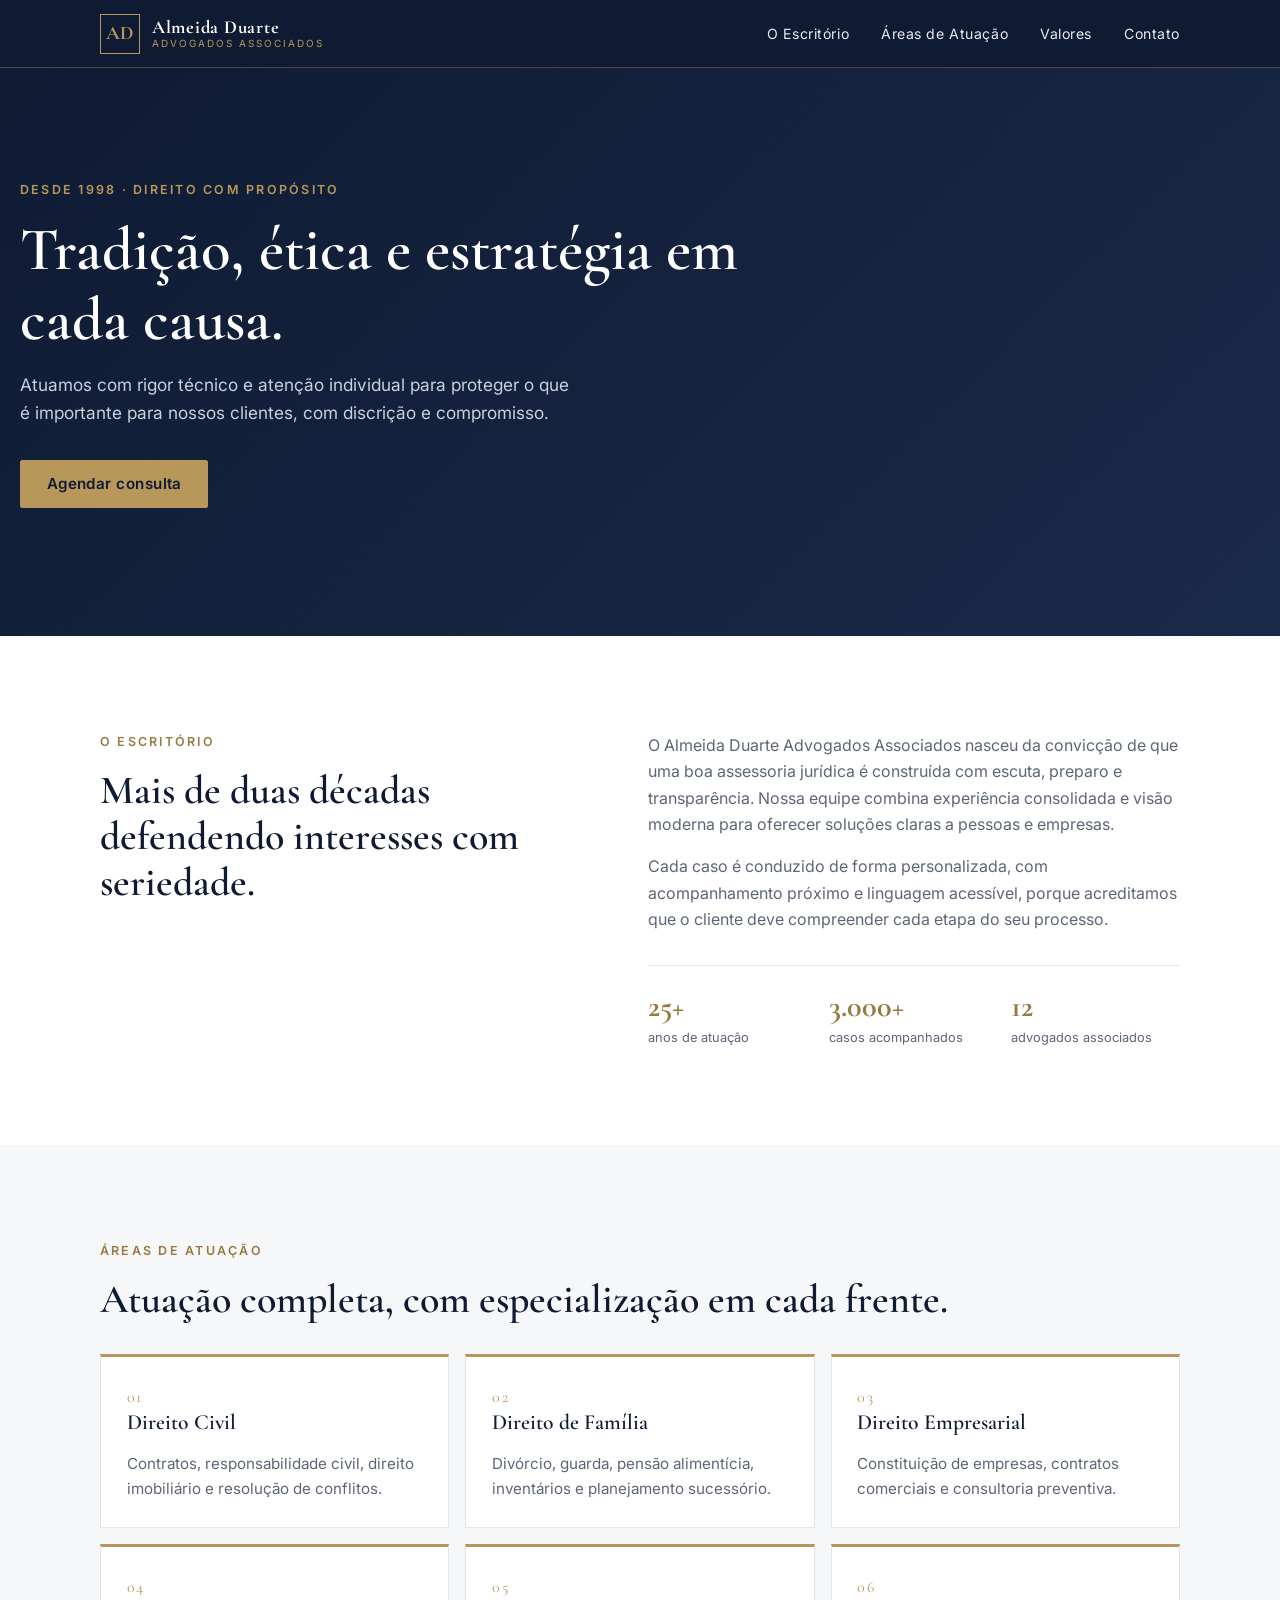
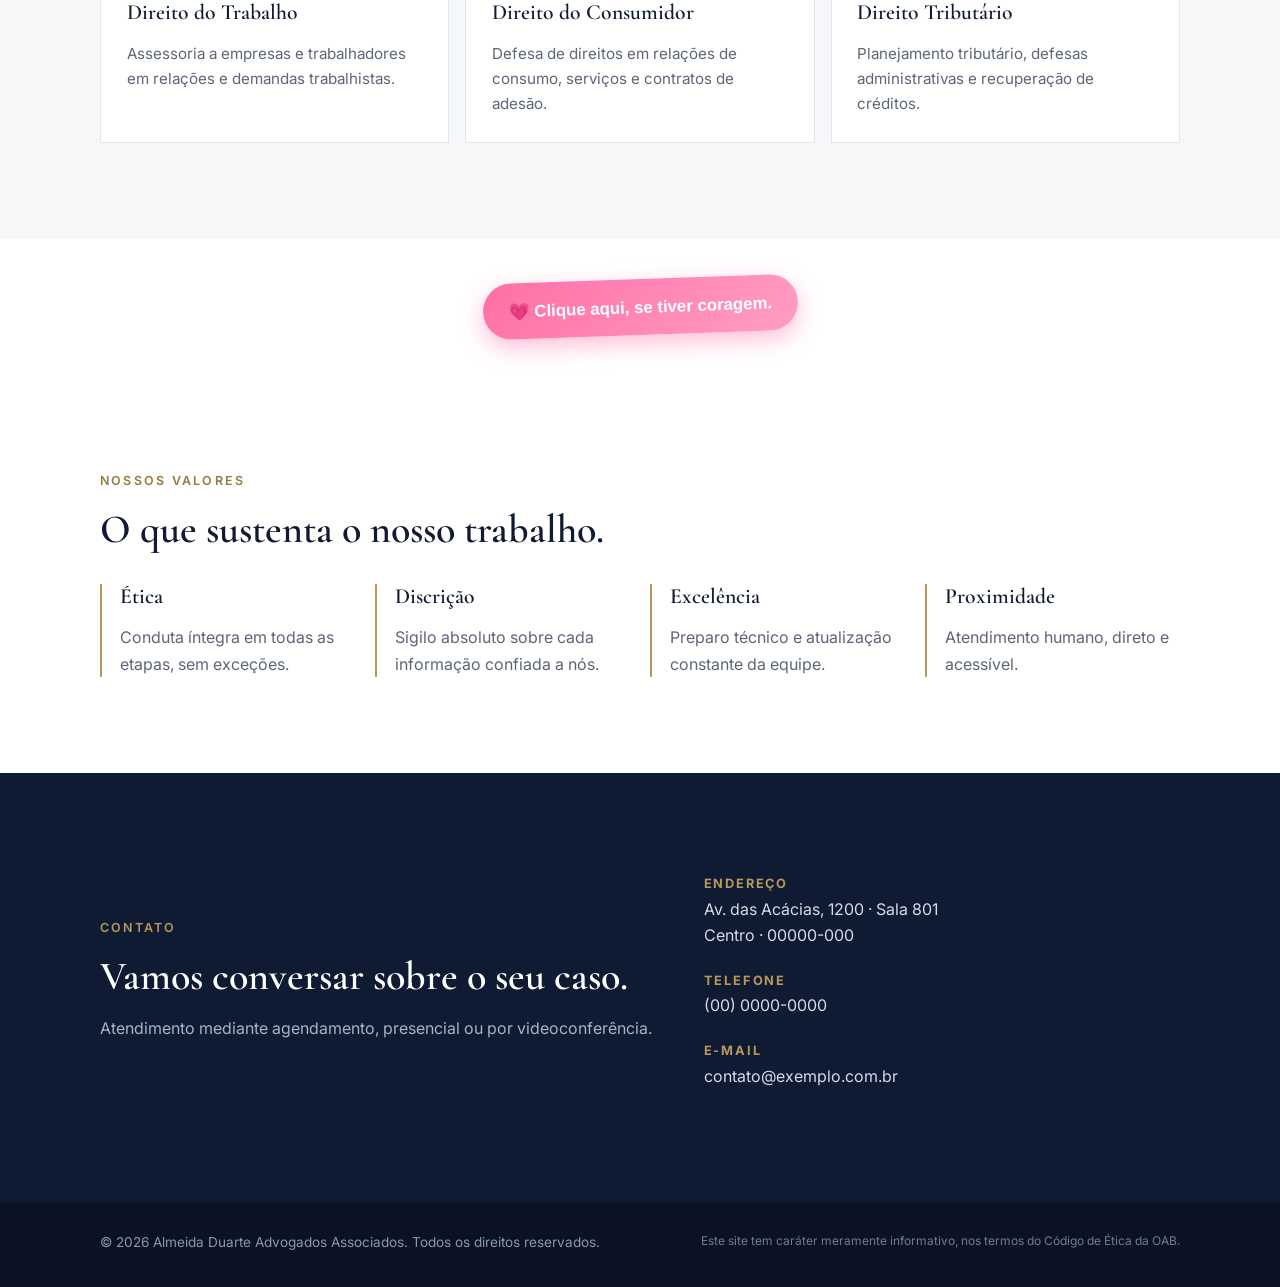
<file: index.html>
<!DOCTYPE html>
<html lang="pt-BR">
<head>
  <meta charset="UTF-8">
  <meta name="viewport" content="width=device-width, initial-scale=1, viewport-fit=cover">
  <title>Almeida Duarte Advogados Associados</title>
  <meta name="description" content="Assessoria jurídica estratégica com tradição, ética e compromisso com resultados.">
  <meta name="theme-color" content="#0f1b33">
  <link rel="icon" href="data:image/svg+xml,<svg xmlns='http://www.w3.org/2000/svg' viewBox='0 0 100 100'><rect width='100' height='100' fill='%230f1b33'/><text x='50' y='68' font-size='56' text-anchor='middle' fill='%23b8975a' font-family='serif'>AD</text></svg>">

  <!-- Fontes: único recurso externo (opcional; se falhar, o site usa fontes do sistema) -->
  <link rel="preconnect" href="https://fonts.googleapis.com">
  <link rel="preconnect" href="https://fonts.gstatic.com" crossorigin>
  <link href="https://fonts.googleapis.com/css2?family=Cormorant+Garamond:wght@500;600;700&family=Inter:wght@400;500;600&display=swap" rel="stylesheet">

  <link rel="stylesheet" href="css/style.css">
</head>
<body>

  <!-- ===================== CABEÇALHO ===================== -->
  <header class="site-header" id="topo">
    <div class="container header-inner">
      <a href="#topo" class="logo" aria-label="Almeida Duarte Advogados Associados">
        <span class="logo-mark">AD</span>
        <span class="logo-text">
          <strong>Almeida Duarte</strong>
          <small>Advogados Associados</small>
        </span>
      </a>

      <button class="menu-toggle" id="menuToggle" aria-label="Abrir menu" aria-expanded="false" aria-controls="menuPrincipal">
        <span></span><span></span><span></span>
      </button>

      <nav class="main-nav" id="menuPrincipal" aria-label="Navegação principal">
        <a href="#sobre">O Escritório</a>
        <a href="#areas">Áreas de Atuação</a>
        <a href="#valores">Valores</a>
        <a href="#contato">Contato</a>
      </nav>
    </div>
  </header>

  <main>
    <!-- ===================== HERO ===================== -->
    <section class="hero">
      <div class="container hero-inner">
        <p class="eyebrow">Desde 1998 · Direito com propósito</p>
        <h1>Tradição, ética e estratégia em cada causa.</h1>
        <p class="hero-lead">
          Atuamos com rigor técnico e atenção individual para proteger o que é
          importante para nossos clientes, com discrição e compromisso.
        </p>
        <a href="#contato" class="btn-primary">Agendar consulta</a>
      </div>
    </section>

    <!-- ===================== SOBRE ===================== -->
    <section class="section" id="sobre">
      <div class="container two-col">
        <div>
          <p class="eyebrow dark">O Escritório</p>
          <h2>Mais de duas décadas defendendo interesses com seriedade.</h2>
        </div>
        <div class="text-block">
          <p>
            O Almeida Duarte Advogados Associados nasceu da convicção de que uma
            boa assessoria jurídica é construída com escuta, preparo e
            transparência. Nossa equipe combina experiência consolidada e visão
            moderna para oferecer soluções claras a pessoas e empresas.
          </p>
          <p>
            Cada caso é conduzido de forma personalizada, com acompanhamento
            próximo e linguagem acessível, porque acreditamos que o cliente
            deve compreender cada etapa do seu processo.
          </p>
          <ul class="stats">
            <li><strong>25+</strong><span>anos de atuação</span></li>
            <li><strong>3.000+</strong><span>casos acompanhados</span></li>
            <li><strong>12</strong><span>advogados associados</span></li>
          </ul>
        </div>
      </div>
    </section>

    <!-- ===================== ÁREAS ===================== -->
    <section class="section section-alt" id="areas">
      <div class="container">
        <p class="eyebrow dark">Áreas de Atuação</p>
        <h2>Atuação completa, com especialização em cada frente.</h2>

        <div class="cards">
          <article class="card">
            <span class="card-num">01</span>
            <h3>Direito Civil</h3>
            <p>Contratos, responsabilidade civil, direito imobiliário e resolução de conflitos.</p>
          </article>
          <article class="card">
            <span class="card-num">02</span>
            <h3>Direito de Família</h3>
            <p>Divórcio, guarda, pensão alimentícia, inventários e planejamento sucessório.</p>
          </article>
          <article class="card">
            <span class="card-num">03</span>
            <h3>Direito Empresarial</h3>
            <p>Constituição de empresas, contratos comerciais e consultoria preventiva.</p>
          </article>
          <article class="card">
            <span class="card-num">04</span>
            <h3>Direito do Trabalho</h3>
            <p>Assessoria a empresas e trabalhadores em relações e demandas trabalhistas.</p>
          </article>
          <article class="card">
            <span class="card-num">05</span>
            <h3>Direito do Consumidor</h3>
            <p>Defesa de direitos em relações de consumo, serviços e contratos de adesão.</p>
          </article>
          <article class="card">
            <span class="card-num">06</span>
            <h3>Direito Tributário</h3>
            <p>Planejamento tributário, defesas administrativas e recuperação de créditos.</p>
          </article>
        </div>
      </div>
    </section>

    <!-- ===================== O DETALHE SUSPEITO ===================== -->
    <!-- Propositalmente fora da identidade visual do site -->
    <div class="intruso-wrap">
      <button type="button" class="intruso-btn" id="btnSuspeito">
        💗 Clique aqui, se tiver coragem.
      </button>
    </div>

    <!-- ===================== VALORES ===================== -->
    <section class="section" id="valores">
      <div class="container">
        <p class="eyebrow dark">Nossos Valores</p>
        <h2>O que sustenta o nosso trabalho.</h2>

        <div class="values">
          <div class="value">
            <h3>Ética</h3>
            <p>Conduta íntegra em todas as etapas, sem exceções.</p>
          </div>
          <div class="value">
            <h3>Discrição</h3>
            <p>Sigilo absoluto sobre cada informação confiada a nós.</p>
          </div>
          <div class="value">
            <h3>Excelência</h3>
            <p>Preparo técnico e atualização constante da equipe.</p>
          </div>
          <div class="value">
            <h3>Proximidade</h3>
            <p>Atendimento humano, direto e acessível.</p>
          </div>
        </div>
      </div>
    </section>

    <!-- ===================== CONTATO ===================== -->
    <section class="section section-dark" id="contato">
      <div class="container contact">
        <div>
          <p class="eyebrow">Contato</p>
          <h2>Vamos conversar sobre o seu caso.</h2>
          <p class="contact-lead">Atendimento mediante agendamento, presencial ou por videoconferência.</p>
        </div>
        <address>
          <p><strong>Endereço</strong><br>Av. das Acácias, 1200 · Sala 801<br>Centro · 00000-000</p>
          <p><strong>Telefone</strong><br>(00) 0000-0000</p>
          <p><strong>E-mail</strong><br>contato@exemplo.com.br</p>
        </address>
      </div>
    </section>
  </main>

  <!-- ===================== RODAPÉ ===================== -->
  <footer class="site-footer">
    <div class="container footer-inner">
      <p>© 2026 Almeida Duarte Advogados Associados. Todos os direitos reservados.</p>
      <p class="footer-note">Este site tem caráter meramente informativo, nos termos do Código de Ética da OAB.</p>
    </div>
  </footer>

  <!-- ===================== CAIXAS DE CONFIRMAÇÃO ===================== -->

  <!-- Confirmação 1: sóbria, no estilo do site -->
  <div class="modal-overlay" id="modal1" hidden>
    <div class="modal modal-sobrio" role="dialog" aria-modal="true" aria-labelledby="m1-titulo" aria-describedby="m1-texto">
      <h3 id="m1-titulo">Você tem certeza que deseja prosseguir?</h3>
      <p id="m1-texto">Esta ação pode revelar conteúdo inesperado.</p>
      <div class="modal-actions">
        <button type="button" class="btn-ghost" id="m1-voltar">Não, voltar</button>
        <button type="button" class="btn-primary" id="m1-continuar">Sim, continuar</button>
      </div>
    </div>
  </div>

  <!-- Confirmação 2: mais descontraída -->
  <div class="modal-overlay" id="modal2" hidden>
    <div class="modal modal-love" role="dialog" aria-modal="true" aria-labelledby="m2-titulo">
      <h3 id="m2-titulo">Você me ama? ❤️</h3>
      <!-- Área onde o botão NÃO pode "fugir" -->
      <div class="love-arena" id="arena">
        <button type="button" class="btn-sim" id="btnSim">SIM ❤️</button>
        <button type="button" class="btn-nao" id="btnNao">NÃO</button>
      </div>
    </div>
  </div>

  <script src="js/script.js"></script>
</body>
</html>
</file>
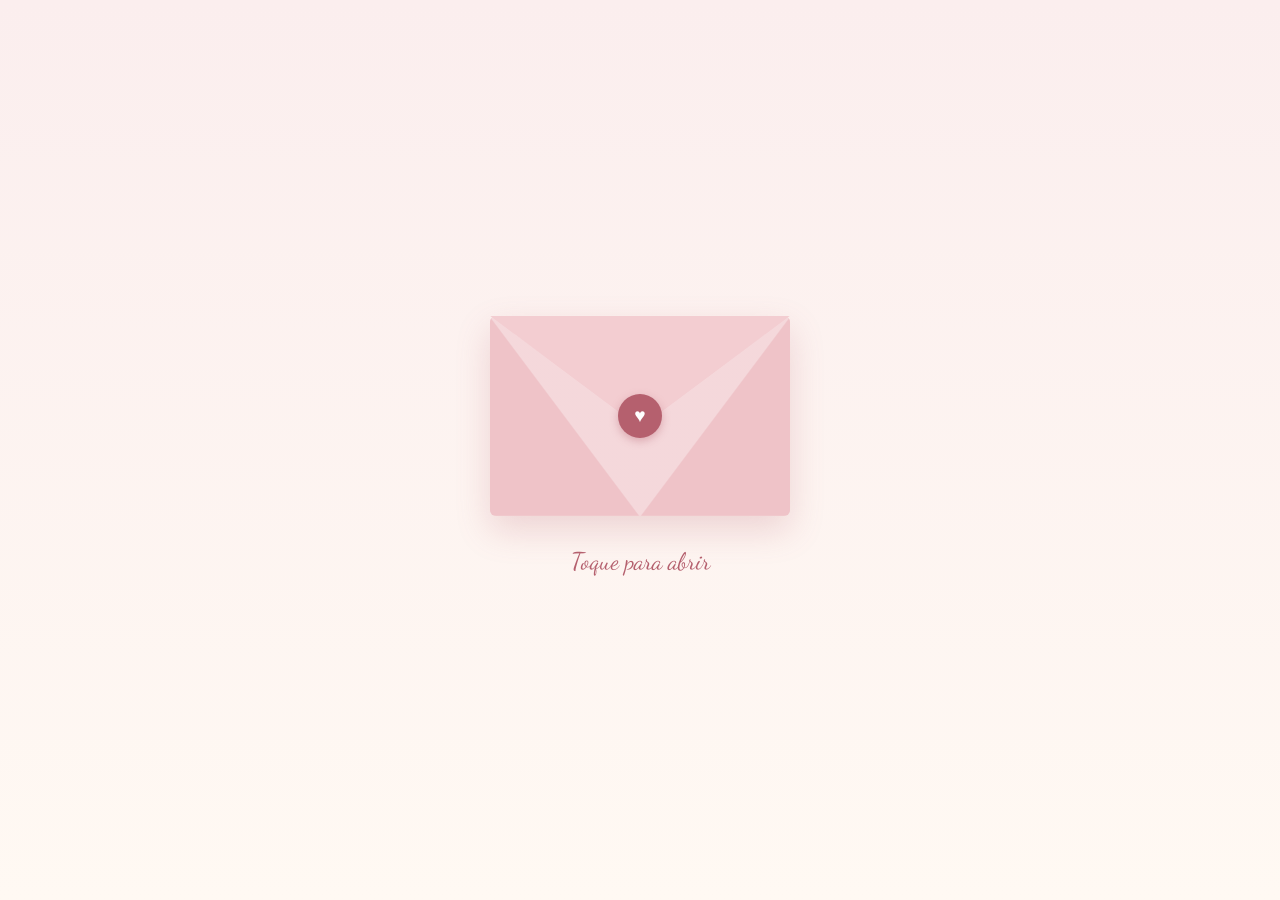
<file: carta.html>
<!DOCTYPE html>
<html lang="pt-BR">
<head>
  <meta charset="UTF-8">
  <meta name="viewport" content="width=device-width, initial-scale=1, viewport-fit=cover">
  <title>Para o meu amor</title>
  <meta name="theme-color" content="#fbeeee">
  <meta name="robots" content="noindex, nofollow">
  <link rel="icon" href="data:image/svg+xml,<svg xmlns='http://www.w3.org/2000/svg' viewBox='0 0 100 100'><text y='.9em' font-size='90'>💗</text></svg>">

  <link rel="preconnect" href="https://fonts.googleapis.com">
  <link rel="preconnect" href="https://fonts.gstatic.com" crossorigin>
  <link href="https://fonts.googleapis.com/css2?family=Playfair+Display:ital,wght@0,500;0,600;1,500&family=Lora:ital,wght@0,400;0,500;1,400&family=Dancing+Script:wght@500;600&display=swap" rel="stylesheet">

  <link rel="stylesheet" href="css/carta.css">
</head>
<body>

  <!-- ===================== ENVELOPE (abertura) ===================== -->
  <!-- O toque no envelope também é a interação que libera a música. -->
  <div class="envelope-screen" id="envelopeScreen">
    <button type="button" class="envelope" id="envelope" aria-label="Abrir a carta">
      <span class="env-back"></span>
      <span class="env-letter"></span>
      <span class="env-front"></span>
      <span class="env-flap"></span>
      <span class="env-seal" aria-hidden="true">♥</span>
    </button>
    <p class="envelope-hint">Toque para abrir</p>
  </div>

  <!-- ===================== CARTA ===================== -->
  <main class="page" id="page" hidden>

    <header class="intro reveal">
      <span class="ornament" aria-hidden="true">♡</span>
      <h1>Para o meu amor.</h1>
      <p class="intro-text">
        Existem coisas que às vezes são difíceis de colocar em palavras,
        mas que merecem ser ditas.
      </p>
    </header>

    <!-- =====================================================
         ✏️  A CARTA — EDITE AQUI
         -----------------------------------------------------
         Cada <p> é um parágrafo. Para quebrar linha dentro de
         um parágrafo, use <br>. Apague o aviso (div.placeholder)
         e escreva o seu texto no lugar.
         ===================================================== -->
    <article class="letter reveal" id="carta" aria-label="Carta">

      <div class="letter-body" id="letterBody">

        <!-- ✏️ SUA CARTA. Cada <p> é um parágrafo; use <br> para quebrar linha dentro dele. -->
        <p>Olá Manuela, se você ta lendo isso, é porque explorou o que eu te mostrei e fez questão de prestar atenção, então já quero agradecer por isso.</p>
        <p>Mas eu to escrevendo isso porque eu quero dar uma desabafada, e você me conhece, eu não sou nenhum pouco bom em conversar e muito menos sobre sentimentos, então vou deixar isso de forma bem discreta e se você ta lendo, é porque você ainda tem interesse em mim, pelo menos eu espero.</p>
        <p>Enfim, começando logo, eu quero dizer que eu te amo muito, eu amo a sua forma de pensar, sua forma de agir, sua personalidade, seus hobbys. Amo seu cabelo, amo o seu sorriso, amo seu olhos(sério, amo a forma que seus olhos quase fecham quando você sorri), amo seu corpo, eu amo tudo que compõe a Manuela.</p>
        <p>E sempre sempre sempre, eu vou desejar que você seja feliz, e que esteja bem, independente com quem for, ou onde for e sempre que possível, vou desejar que você esteja comigo. E eu espero de verdade, ser merecedor do seu amor, porque pra mim, você é uma mulher incrível e que tem muito potencial para brilhar no futuro.</p>
        <p>Eu admiro muito tudo que você faz, a forma na qual você se compromete com os estudos, a forma que você é uma pessoa muito bondosa de coração, que consegue respeitar a todos, principalmente os mais velhos. Admiro muito que você tem visão de futuro e mesmo com todas as dores que você passou no passado e ainda passa atualmente, você continua seguindo em frente.</p>
        <p>E tudo isso, me faz querer seguir em frente também, você é minha principal fonte de inspiração para que eu vença na vida, porque com você, eu sinto que preciso ser uma base muito estável para que você possa ter uma vida muito tranquila e muito feliz, então, enquanto for possível, eu vou continuar tentando fazer você sorrir e saiba que você tem um baita de um sorriso lindo.</p>
        <p>Agora vem a parte do desabafo.</p>
        <p>Eu sou uma pessoa, que todo final do dia, na hora que eu deito, eu começo a refletir tudo que aconteceu, minhas ações, suas ações, etc. E eu gostaria do fundo do meu coração, que você me desculpasse, pois ultimamente, eu tive uma sequência de atitudes que mostraram que eu sou uma pessoa imatura e muito infantil. Não quero me justificar, afinal, nem tem justificativa, foi imaturidade mesmo. Que eu me lembro no momento, começou com eu enfurnado no celular, num momento que era pra ser social com seus pais, teve a brincadeira e você pedindo para parar, e teve a lambida. Esses foram os mais alarmantes, mas eu sei que tem outras atitudes mais discretas.</p>
        <p>Enfim, você, Manuela, é a ultima pessoa que eu gostaria de perder, afinal, eu to te escolhendo para viver a minha vida com você ao lado, e todos os outros, ou vou perder ou vão viver suas respectivas vidas. Então eu to disposto, a mudar minhas atitudes que eu entendo que, mesmo aparentemente pequenas podem, quando se repetem, podem representar problemas muito maiores no futuro. Então o que eu quero dizer, não são apenas palavras vazias e um pedido de desculpas qualquer, eu gostaria que você não desistisse de mim e me de mais uma chance, porque eu quero ser merecedor do seu amor, da sua atenção e da sua companhia.</p>
        <p>Ultimamente eu percebo você mais distante, eu entendo que tem a ver com a depressão, pressão familiar, auto cobrança etc. Mas eu acredito que eu tenha uma parcela de culpa nesse afastamento também, então eu decidi parar de esperar você vir me da carinho e vou começar a eu mesmo ser mais ativo, porque eu acho, que você precisa mais de afeto que eu. Mas claro, vou sempre respeitar seus limites e sempre que você quiser um pouco mais de espaço, quero que você se sinta livre para me contar, o que quiser, eu desejo que você possa sempre correr à mim quando precisar.</p>
        <p>Mas saiba que eu ainda vou querer um abraço seu, um beijo seu que você puxe, eu também quero me sentir amado, mas eu começarei a tomar mais atitudes e ser mais homem. Quero que você se sinta confortável ante a minha presença e não precise ficar andando sobre ovos ao falar comigo, para isso, vou amadurecer e mudar certas atitudes, porém, sem alterar minha principal essência.</p>
        <p>Enfim, espero que você possa confiar em mim e se você leu tudo isso, eu te amo mais que qualquer coisa ou pessoa nessa vida, de verdade mesmo.</p>
        <!-- FIM DA CARTA -->

      </div>

      <!-- ✏️ ASSINATURA PERSONALIZADA -->
      <footer class="signature">
        <p class="sig-closing">Com todo o meu carinho,</p>
        <p class="sig-name">[ João Vitor Santos Goulart Dioni ]</p>
      </footer>
    </article>

    <!-- =====================================================
         📷  FOTOS E LEMBRANÇAS (OPCIONAL)
         -----------------------------------------------------
         Para NÃO usar: apague esta <section> inteira.
         Para usar: coloque as fotos em assets/images/ e
         descomente/edite as <figure> abaixo.
         ===================================================== -->
    <section class="memories reveal" id="memories" aria-label="Lembranças" hidden>
      <h2>Nossas lembranças</h2>
      <div class="gallery">
        <!--
        <figure class="photo">
          <img src="assets/images/foto1.jpg" alt="Descreva a foto aqui" loading="lazy">
          <figcaption>Legenda opcional</figcaption>
        </figure>
        <figure class="photo">
          <img src="assets/images/foto2.jpg" alt="Descreva a foto aqui" loading="lazy">
          <figcaption>Legenda opcional</figcaption>
        </figure>
        -->
      </div>
    </section>

    <footer class="end reveal">
      <span class="ornament" aria-hidden="true">♡</span>
    </footer>
  </main>

  <!-- =====================================================
       🎵  MÚSICA (OPCIONAL)
       -----------------------------------------------------
       Para usar: coloque um arquivo instrumental SEM direitos
       autorais em assets/music/ e preencha o src abaixo.
       Para NÃO usar: deixe src vazio (o botão fica oculto).
       ===================================================== -->
  <audio id="musica" loop preload="none" src=""></audio>

  <button type="button" class="music-btn" id="musicBtn" aria-label="Ligar música" aria-pressed="false" hidden>
    <span class="music-icon" aria-hidden="true">♪</span>
  </button>

  <script src="js/carta.js"></script>
</body>
</html>
</file>
<file: css/style.css>
/* =========================================================
   FACHADA INSTITUCIONAL — style.css
   Mobile-first. Paleta: azul-marinho, dourado, branco, cinza.
   ========================================================= */

:root {
  --navy: #0f1b33;
  --navy-soft: #1b2b4b;
  --gold: #b8975a;
  --gold-dark: #977a42;
  --ink: #1c2230;
  --gray: #5d6677;
  --line: #e3e6ec;
  --bg: #ffffff;
  --bg-alt: #f6f7f9;

  --font-serif: "Cormorant Garamond", Georgia, "Times New Roman", serif;
  --font-sans: "Inter", system-ui, -apple-system, "Segoe UI", Roboto, sans-serif;

  --header-h: 68px;
}

*, *::before, *::after { box-sizing: border-box; }

html {
  scroll-behavior: smooth;
  scroll-padding-top: var(--header-h);
  -webkit-text-size-adjust: 100%;
}

body {
  margin: 0;
  font-family: var(--font-sans);
  font-size: 1rem;
  line-height: 1.65;
  color: var(--ink);
  background: var(--bg);
  overflow-x: hidden;
}

img, svg { max-width: 100%; }

.container {
  width: 100%;
  max-width: 1120px;
  margin: 0 auto;
  padding: 0 1.25rem;
}

h1, h2, h3 {
  font-family: var(--font-serif);
  font-weight: 600;
  line-height: 1.15;
  margin: 0 0 1rem;
  color: var(--navy);
}
h1 { font-size: clamp(2.2rem, 8vw, 3.8rem); color: #fff; }
h2 { font-size: clamp(1.7rem, 5.5vw, 2.5rem); }
h3 { font-size: 1.35rem; }

p { margin: 0 0 1rem; }

.eyebrow {
  font-size: 0.78rem;
  letter-spacing: 0.18em;
  text-transform: uppercase;
  color: var(--gold);
  font-weight: 600;
  margin-bottom: 0.9rem;
}
.eyebrow.dark { color: var(--gold-dark); }

/* ---------- Botões ---------- */
.btn-primary,
.btn-ghost {
  display: inline-flex;
  align-items: center;
  justify-content: center;
  min-height: 48px;
  padding: 0.75rem 1.6rem;
  font: 600 0.95rem var(--font-sans);
  letter-spacing: 0.03em;
  border-radius: 2px;
  text-decoration: none;
  cursor: pointer;
  border: 1px solid var(--gold);
  transition: background 0.2s, color 0.2s, border-color 0.2s;
  -webkit-tap-highlight-color: transparent;
}
.btn-primary { background: var(--gold); color: var(--navy); }
.btn-primary:hover, .btn-primary:focus-visible { background: var(--gold-dark); border-color: var(--gold-dark); color: #fff; }
.btn-ghost { background: transparent; color: var(--navy); border-color: var(--line); }
.btn-ghost:hover, .btn-ghost:focus-visible { border-color: var(--navy); }

:focus-visible { outline: 3px solid rgba(184, 151, 90, 0.7); outline-offset: 2px; }

/* ---------- Cabeçalho ---------- */
.site-header {
  position: sticky;
  top: 0;
  z-index: 50;
  height: var(--header-h);
  background: var(--navy);
  border-bottom: 1px solid rgba(184, 151, 90, 0.35);
}
.header-inner {
  height: 100%;
  display: flex;
  align-items: center;
  justify-content: space-between;
}

.logo { display: flex; align-items: center; gap: 0.75rem; text-decoration: none; color: #fff; }
.logo-mark {
  display: grid; place-items: center;
  width: 40px; height: 40px;
  border: 1px solid var(--gold);
  color: var(--gold);
  font-family: var(--font-serif);
  font-weight: 700;
  font-size: 1.2rem;
}
.logo-text { display: flex; flex-direction: column; line-height: 1.15; }
.logo-text strong { font-family: var(--font-serif); font-size: 1.15rem; letter-spacing: 0.04em; }
.logo-text small { font-size: 0.62rem; letter-spacing: 0.2em; text-transform: uppercase; color: var(--gold); }

/* Menu hambúrguer (mobile) */
.menu-toggle {
  display: flex; flex-direction: column; justify-content: center; gap: 5px;
  width: 48px; height: 48px;
  padding: 0 11px;
  background: none; border: 0; cursor: pointer;
  -webkit-tap-highlight-color: transparent;
}
.menu-toggle span { display: block; height: 2px; background: #fff; transition: transform 0.25s, opacity 0.25s; }
.menu-toggle[aria-expanded="true"] span:nth-child(1) { transform: translateY(7px) rotate(45deg); }
.menu-toggle[aria-expanded="true"] span:nth-child(2) { opacity: 0; }
.menu-toggle[aria-expanded="true"] span:nth-child(3) { transform: translateY(-7px) rotate(-45deg); }

.main-nav {
  position: absolute;
  top: var(--header-h); left: 0; right: 0;
  display: none;
  flex-direction: column;
  background: var(--navy);
  padding: 0.5rem 1.25rem 1.25rem;
  border-bottom: 1px solid rgba(184, 151, 90, 0.35);
}
.main-nav.open { display: flex; }
.main-nav a {
  color: #e8ebf1;
  text-decoration: none;
  padding: 0.85rem 0;
  font-size: 0.95rem;
  border-bottom: 1px solid rgba(255, 255, 255, 0.08);
}
.main-nav a:hover { color: var(--gold); }

/* ---------- Hero ---------- */
.hero {
  background:
    linear-gradient(135deg, rgba(15, 27, 51, 0.96), rgba(27, 43, 75, 0.92)),
    repeating-linear-gradient(45deg, transparent 0 22px, rgba(184, 151, 90, 0.05) 22px 23px);
  background-color: var(--navy);
  padding: 4.5rem 0 5rem;
}
.hero-inner { max-width: 760px; margin-left: 0; }
.hero-lead { color: #c9d0de; font-size: 1.08rem; max-width: 560px; margin-bottom: 2rem; }

/* ---------- Seções ---------- */
.section { padding: 4rem 0; }
.section-alt { background: var(--bg-alt); }
.section-dark { background: var(--navy); color: #d5dae5; }
.section-dark h2 { color: #fff; }

.two-col { display: grid; gap: 2rem; }
.text-block p { color: var(--gray); }

.stats {
  list-style: none; padding: 0; margin: 2rem 0 0;
  display: grid; grid-template-columns: repeat(3, 1fr); gap: 0.75rem;
  border-top: 1px solid var(--line); padding-top: 1.5rem;
}
.stats strong { display: block; font-family: var(--font-serif); font-size: 1.9rem; color: var(--gold-dark); line-height: 1.1; }
.stats span { font-size: 0.8rem; color: var(--gray); }

/* Cards */
.cards { display: grid; gap: 1rem; margin-top: 2rem; }
.card {
  background: #fff;
  padding: 1.6rem;
  border: 1px solid var(--line);
  border-top: 3px solid var(--gold);
  transition: transform 0.25s, box-shadow 0.25s;
}
.card:hover { transform: translateY(-3px); box-shadow: 0 10px 28px rgba(15, 27, 51, 0.08); }
.card-num { font-family: var(--font-serif); color: var(--gold); font-size: 1rem; letter-spacing: 0.1em; }
.card p { color: var(--gray); margin: 0; font-size: 0.95rem; }

/* Valores */
.values { display: grid; gap: 1.25rem; margin-top: 2rem; }
.value { padding-left: 1.1rem; border-left: 2px solid var(--gold); }
.value p { color: var(--gray); margin: 0; }

/* Contato */
.contact { display: grid; gap: 2rem; }
.contact-lead { color: #aab3c5; }
address { font-style: normal; }
address p { margin-bottom: 1.1rem; }
address strong { color: var(--gold); font-size: 0.8rem; letter-spacing: 0.14em; text-transform: uppercase; }

/* Rodapé */
.site-footer { background: #0a1224; color: #8d97ab; padding: 1.75rem 0; font-size: 0.85rem; }
.site-footer p { margin: 0 0 0.4rem; }
.footer-note { font-size: 0.75rem; opacity: 0.8; }

/* =========================================================
   O DETALHE SUSPEITO — propositalmente "fora do padrão"
   ========================================================= */
.intruso-wrap {
  display: flex;
  justify-content: center;
  padding: 2.5rem 1.25rem;
  background: #fff;
}
.intruso-btn {
  max-width: 100%;
  min-height: 56px;
  padding: 0.9rem 1.6rem;
  font: 700 1.05rem "Comic Sans MS", "Chalkboard SE", "Marker Felt", cursive, sans-serif;
  color: #fff;
  background: linear-gradient(135deg, #ff6fa5, #ff9ec4);
  border: 0;
  border-radius: 999px;
  box-shadow: 0 8px 22px rgba(255, 111, 165, 0.45);
  cursor: pointer;
  transform: rotate(-2deg);
  animation: intruso-pulse 2.4s ease-in-out infinite;
  -webkit-tap-highlight-color: transparent;
}
.intruso-btn:hover { transform: rotate(0deg) scale(1.04); }

@keyframes intruso-pulse {
  0%, 100% { box-shadow: 0 8px 22px rgba(255, 111, 165, 0.45); }
  50%      { box-shadow: 0 8px 32px rgba(255, 111, 165, 0.8); }
}

/* =========================================================
   CAIXAS DE CONFIRMAÇÃO
   ========================================================= */
.modal-overlay {
  position: fixed; inset: 0; z-index: 100;
  display: flex; align-items: center; justify-content: center;
  padding: 1.25rem;
  background: rgba(10, 18, 36, 0.72);
  backdrop-filter: blur(3px);
  -webkit-backdrop-filter: blur(3px);
  animation: fade-in 0.25s ease;
}
.modal-overlay[hidden] { display: none; }

.modal {
  width: 100%;
  max-width: 440px;
  background: #fff;
  padding: 2rem 1.5rem 1.5rem;
  text-align: center;
  animation: pop-in 0.3s cubic-bezier(0.2, 0.9, 0.3, 1.2);
}
.modal h3 { margin-bottom: 0.6rem; }
.modal p { color: var(--gray); }

/* Caixa 1: sóbria */
.modal-sobrio { border-top: 4px solid var(--gold); border-radius: 2px; }
.modal-actions { display: flex; flex-direction: column-reverse; gap: 0.75rem; margin-top: 1.5rem; }
.modal-actions button { width: 100%; }

/* Caixa 2: descontraída */
.modal-love {
  border-radius: 22px;
  background: linear-gradient(180deg, #fff, #fff1f6);
  border: 2px solid #ffc2d8;
}
.modal-love h3 { font-size: 2rem; color: #d63d78; }

.love-arena {
  position: relative;
  height: 230px;               /* área delimitada onde o NÃO pode fugir */
  margin-top: 1rem;
  border-radius: 16px;
  background: rgba(255, 255, 255, 0.55);
  border: 1px dashed #ffb3cf;
  overflow: hidden;
  touch-action: manipulation;
}
.btn-sim, .btn-nao {
  position: absolute;
  min-width: 112px;
  min-height: 52px;
  padding: 0.7rem 1.4rem;
  font: 700 1.1rem var(--font-sans);
  border: 0;
  border-radius: 999px;
  cursor: pointer;
  -webkit-tap-highlight-color: transparent;
}
.btn-sim {
  z-index: 2;                   /* sempre acima do NÃO */
  left: 18%; top: 50%;
  transform: translateY(-50%);
  color: #fff;
  background: linear-gradient(135deg, #ff4f8b, #ff7aa8);
  box-shadow: 0 8px 20px rgba(255, 79, 139, 0.45);
}
.btn-sim:active { transform: translateY(-50%) scale(0.97); }
.btn-nao {
  z-index: 1;
  left: 58%; top: 50%;
  transform: translateY(-50%);
  color: #6a5560;
  background: #f1e4ea;
  /* A animação de movimento acontece nestas propriedades */
  transition: left 0.28s ease, top 0.28s ease;
}

@keyframes fade-in { from { opacity: 0; } to { opacity: 1; } }
@keyframes pop-in { from { opacity: 0; transform: translateY(14px) scale(0.96); } to { opacity: 1; transform: none; } }

/* =========================================================
   TELAS MAIORES
   ========================================================= */
@media (min-width: 768px) {
  .menu-toggle { display: none; }
  .main-nav {
    position: static;
    display: flex; flex-direction: row; gap: 2rem;
    padding: 0; border: 0; background: none;
  }
  .main-nav a { border: 0; padding: 0.4rem 0; font-size: 0.88rem; letter-spacing: 0.04em; }

  .hero { padding: 7rem 0 8rem; }
  .section { padding: 6rem 0; }
  .two-col { grid-template-columns: 1fr 1.1fr; gap: 4rem; align-items: start; }
  .cards { grid-template-columns: repeat(2, 1fr); }
  .values { grid-template-columns: repeat(4, 1fr); }
  .contact { grid-template-columns: 1.2fr 1fr; align-items: center; }
  .footer-inner { display: flex; justify-content: space-between; gap: 2rem; }
  .modal-actions { flex-direction: row; justify-content: center; }
  .modal-actions button { width: auto; }
}
@media (min-width: 1024px) {
  .cards { grid-template-columns: repeat(3, 1fr); }
}

/* Movimento reduzido: sem animações, o botão NÃO continua funcionando */
@media (prefers-reduced-motion: reduce) {
  html { scroll-behavior: auto; }
  *, *::before, *::after { animation: none !important; transition-duration: 0.01ms !important; }
}
</file>
<file: css/carta.css>
/* =========================================================
   CARTA ROMÂNTICA — carta.css
   Rosa claro, rosé, creme e branco. Mobile-first.
   ========================================================= */

:root {
  --cream: #fff9f3;
  --blush: #fbeeee;
  --rose-light: #f6d9db;
  --rose: #d98c97;
  --rose-deep: #b5606e;
  --ink: #5a4448;
  --ink-soft: #8a7276;

  --font-title: "Playfair Display", Georgia, "Times New Roman", serif;
  --font-body: "Lora", Georgia, serif;
  --font-script: "Dancing Script", "Brush Script MT", cursive;
}

*, *::before, *::after { box-sizing: border-box; }

html { -webkit-text-size-adjust: 100%; }

body {
  margin: 0;
  min-height: 100vh;
  min-height: 100dvh;
  font-family: var(--font-body);
  font-size: 1.1rem;      /* legível no celular sem zoom */
  line-height: 1.85;
  color: var(--ink);
  background:
    radial-gradient(ellipse at 20% 0%, #fff 0%, transparent 55%),
    linear-gradient(180deg, var(--blush) 0%, var(--cream) 100%);
  background-attachment: fixed;
  overflow-x: hidden;
}

[hidden] { display: none !important; }

/* =========================================================
   ENVELOPE
   ========================================================= */
.envelope-screen {
  position: fixed; inset: 0; z-index: 20;
  display: flex; flex-direction: column;
  align-items: center; justify-content: center;
  gap: 1.5rem;
  padding: 1.5rem;
  background: linear-gradient(180deg, var(--blush), var(--cream));
  transition: opacity 0.9s ease, visibility 0.9s;
}
.envelope-screen.leaving { opacity: 0; visibility: hidden; }

.envelope {
  position: relative;
  width: min(300px, 78vw);
  aspect-ratio: 3 / 2;
  padding: 0; border: 0; background: none;
  cursor: pointer;
  perspective: 800px;
  -webkit-tap-highlight-color: transparent;
  animation: float 3.2s ease-in-out infinite;
}
.envelope span { position: absolute; display: block; }

.env-back  { inset: 0; background: var(--rose-light); border-radius: 6px; box-shadow: 0 14px 34px rgba(181, 96, 110, 0.22); }
.env-letter {
  left: 8%; right: 8%; top: 8%; bottom: 8%;
  background: #fff; border-radius: 3px;
  transition: transform 0.9s 0.45s cubic-bezier(0.3, 0.8, 0.3, 1);
}
.env-front {
  inset: 0; border-radius: 6px;
  background:
    linear-gradient(to top right, transparent 49.5%, rgba(255,255,255,0.35) 50%) left / 50% 100% no-repeat,
    linear-gradient(to top left,  transparent 49.5%, rgba(255,255,255,0.35) 50%) right / 50% 100% no-repeat,
    #efc3c8;
  clip-path: polygon(0 0, 50% 55%, 100% 0, 100% 100%, 0 100%);
}
.env-flap {
  left: 0; right: 0; top: 0; height: 56%;
  background: #f3cdd1;
  clip-path: polygon(0 0, 100% 0, 50% 100%);
  transform-origin: top;
  transition: transform 0.6s ease;
}
.env-seal {
  left: 50%; top: 50%;
  width: 44px; height: 44px;
  margin: -22px 0 0 -22px;
  display: grid !important; place-items: center;
  border-radius: 50%;
  color: #fff; font-size: 1.2rem; line-height: 1;
  background: var(--rose-deep);
  box-shadow: 0 3px 8px rgba(181, 96, 110, 0.4);
  transition: opacity 0.3s;
}

.envelope.open { animation: none; }
.envelope.open .env-flap { transform: rotateX(180deg); }
.envelope.open .env-seal { opacity: 0; }
.envelope.open .env-letter { transform: translateY(-38%); }

.envelope-hint {
  margin: 0;
  font-family: var(--font-script);
  font-size: 1.5rem;
  color: var(--rose-deep);
}

@keyframes float { 0%, 100% { transform: translateY(0); } 50% { transform: translateY(-8px); } }

/* =========================================================
   PÁGINA
   ========================================================= */
.page {
  max-width: 680px;
  margin: 0 auto;
  padding: 4rem 1.4rem 6rem;
}

.ornament { display: block; text-align: center; color: var(--rose); font-size: 1.6rem; line-height: 1; }

/* Introdução */
.intro { text-align: center; margin-bottom: 3rem; }
.intro h1 {
  margin: 1rem 0 1.2rem;
  font-family: var(--font-title);
  font-weight: 500;
  font-style: italic;
  font-size: clamp(2.3rem, 10vw, 3.6rem);
  line-height: 1.15;
  color: var(--rose-deep);
}
.intro-text {
  max-width: 460px;
  margin: 0 auto;
  font-style: italic;
  color: var(--ink-soft);
}

/* Carta */
.letter {
  position: relative;
  padding: 2.4rem 1.6rem 2rem;
  background: #fff;
  border-radius: 6px;
  border: 1px solid var(--rose-light);
  box-shadow: 0 18px 44px rgba(181, 96, 110, 0.12);
}
.letter::before {                      /* moldura interna delicada */
  content: "";
  position: absolute; inset: 8px;
  border: 1px solid #f7e6e7;
  border-radius: 3px;
  pointer-events: none;
}
.letter-body p { margin: 0 0 1.3rem; overflow-wrap: anywhere; }

.placeholder {
  padding: 1.2rem;
  text-align: center;
  color: var(--ink-soft);
  background: var(--cream);
  border: 1px dashed var(--rose);
  border-radius: 4px;
  font-size: 1rem;
}
.placeholder p { margin: 0 0 0.6rem; }
.placeholder code { font-size: 0.9em; background: #fff; padding: 0.1em 0.4em; border-radius: 3px; }

/* Assinatura */
.signature { margin-top: 2rem; text-align: right; }
.sig-closing { margin: 0; font-style: italic; color: var(--ink-soft); }
.sig-name { margin: 0.2rem 0 0; font-family: var(--font-script); font-size: 2.1rem; color: var(--rose-deep); line-height: 1.3; }

/* Fotos (opcional) */
.memories { margin-top: 4rem; text-align: center; }
.memories h2 { font-family: var(--font-title); font-weight: 500; font-style: italic; color: var(--rose-deep); font-size: 1.8rem; margin: 0 0 1.5rem; }
.gallery { display: grid; gap: 1.4rem; }
.photo { margin: 0; padding: 0.7rem 0.7rem 0.4rem; background: #fff; border-radius: 4px; box-shadow: 0 10px 26px rgba(181, 96, 110, 0.15); }
.photo:nth-child(odd)  { transform: rotate(-1deg); }
.photo:nth-child(even) { transform: rotate(1deg); }
.photo img { display: block; width: 100%; height: auto; border-radius: 2px; }
.photo figcaption { padding: 0.6rem 0.3rem 0.3rem; font-size: 0.95rem; font-style: italic; color: var(--ink-soft); }

.end { margin-top: 3.5rem; }

/* =========================================================
   BOTÃO DE MÚSICA
   ========================================================= */
.music-btn {
  position: fixed;
  right: max(1rem, env(safe-area-inset-right));
  bottom: max(1rem, env(safe-area-inset-bottom));
  z-index: 10;
  width: 52px; height: 52px;
  display: grid; place-items: center;
  border: 1px solid var(--rose-light);
  border-radius: 50%;
  background: rgba(255, 255, 255, 0.92);
  color: var(--rose-deep);
  font-size: 1.4rem;
  box-shadow: 0 6px 18px rgba(181, 96, 110, 0.25);
  cursor: pointer;
  -webkit-tap-highlight-color: transparent;
}
.music-btn[aria-pressed="true"] .music-icon { animation: beat 1.4s ease-in-out infinite; }
.music-btn[aria-pressed="false"]::after {       /* risco indicando "mudo" */
  content: ""; position: absolute;
  width: 26px; height: 2px;
  background: var(--rose-deep);
  transform: rotate(-45deg);
}
@keyframes beat { 0%, 100% { transform: scale(1); } 50% { transform: scale(1.18); } }

/* =========================================================
   REVELAÇÃO SUAVE (aplicada via JS)
   ========================================================= */
.reveal { opacity: 0; transform: translateY(18px); transition: opacity 1s ease, transform 1s ease; }
.reveal.visible { opacity: 1; transform: none; }
.photo.reveal.visible:nth-child(odd)  { transform: rotate(-1deg); }
.photo.reveal.visible:nth-child(even) { transform: rotate(1deg); }

/* =========================================================
   TELAS MAIORES
   ========================================================= */
@media (min-width: 768px) {
  body { font-size: 1.18rem; }
  .page { padding: 6rem 1.5rem 8rem; }
  .letter { padding: 3.4rem 3.6rem 2.6rem; }
  .gallery { grid-template-columns: repeat(2, 1fr); }
}

/* =========================================================
   MOVIMENTO REDUZIDO
   ========================================================= */
@media (prefers-reduced-motion: reduce) {
  *, *::before, *::after { animation: none !important; transition-duration: 0.01ms !important; transition-delay: 0s !important; }
  .reveal { opacity: 1; transform: none; }
}
</file>
